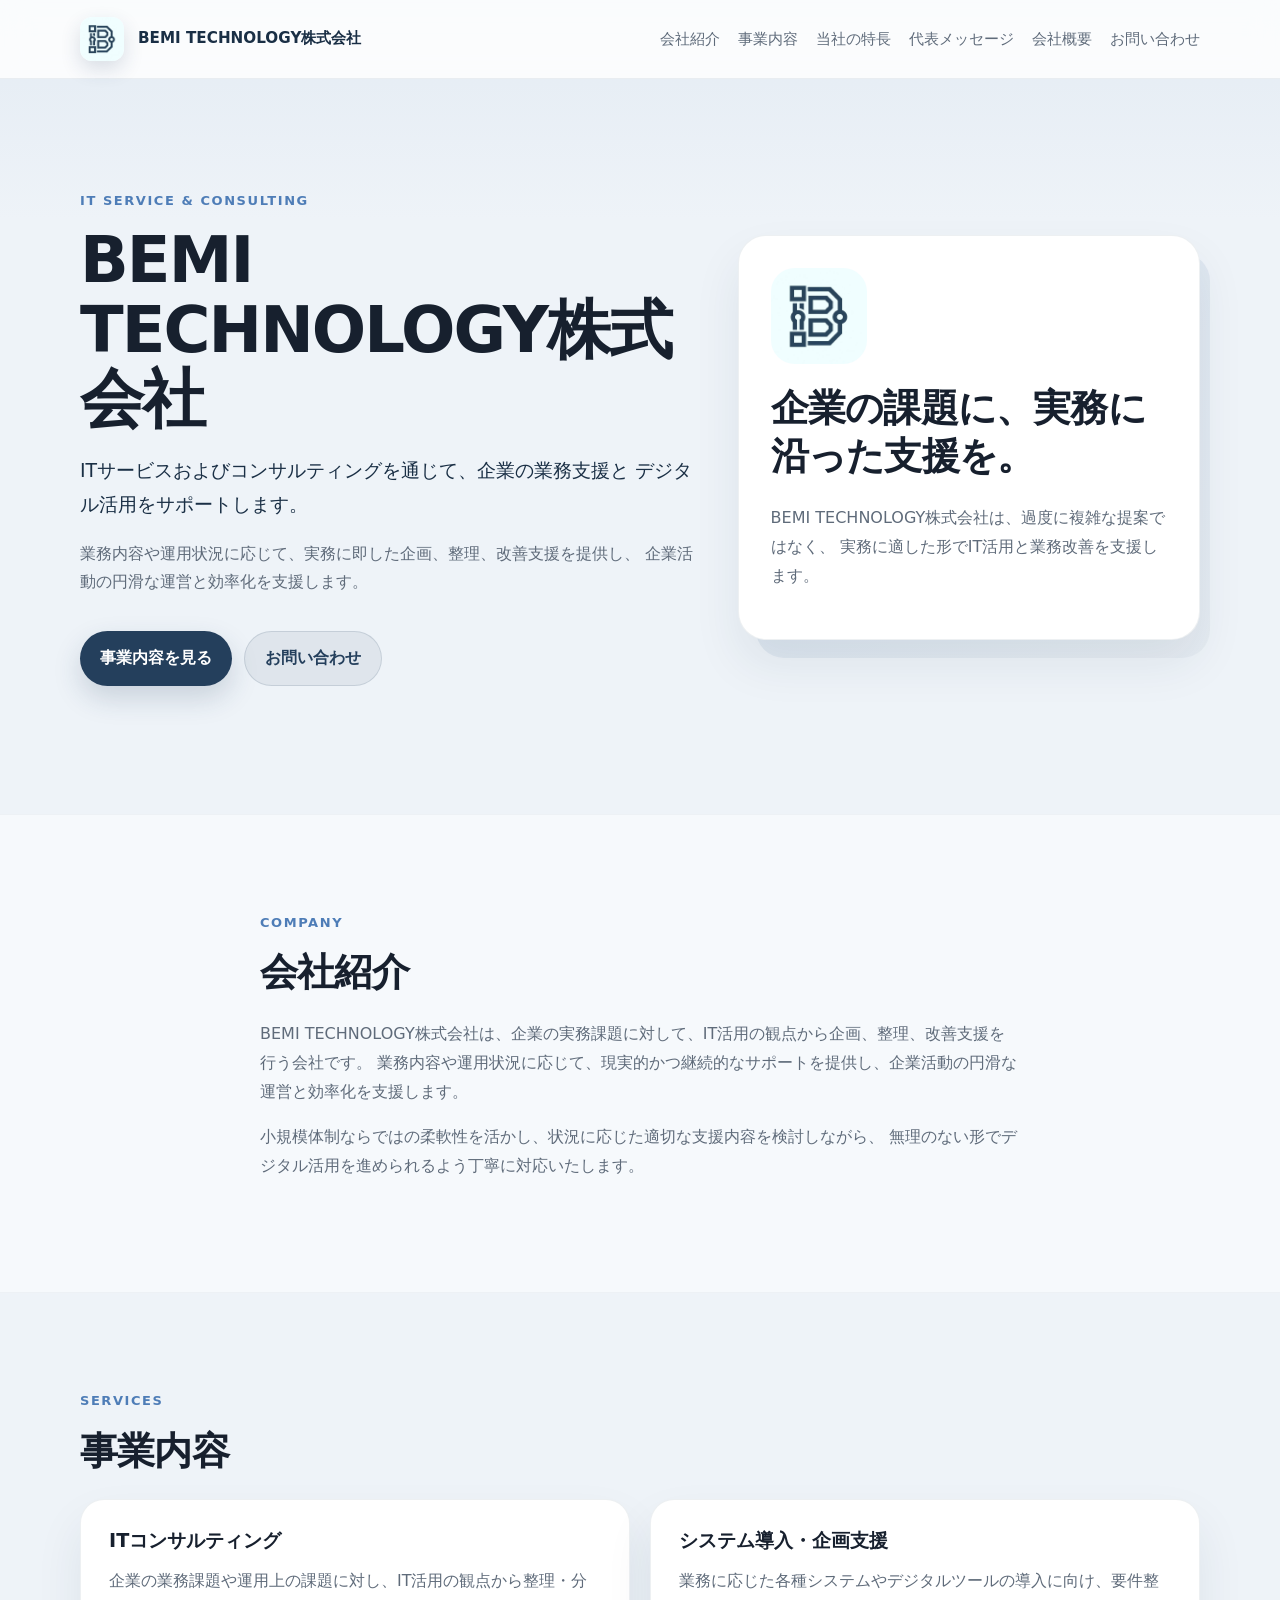
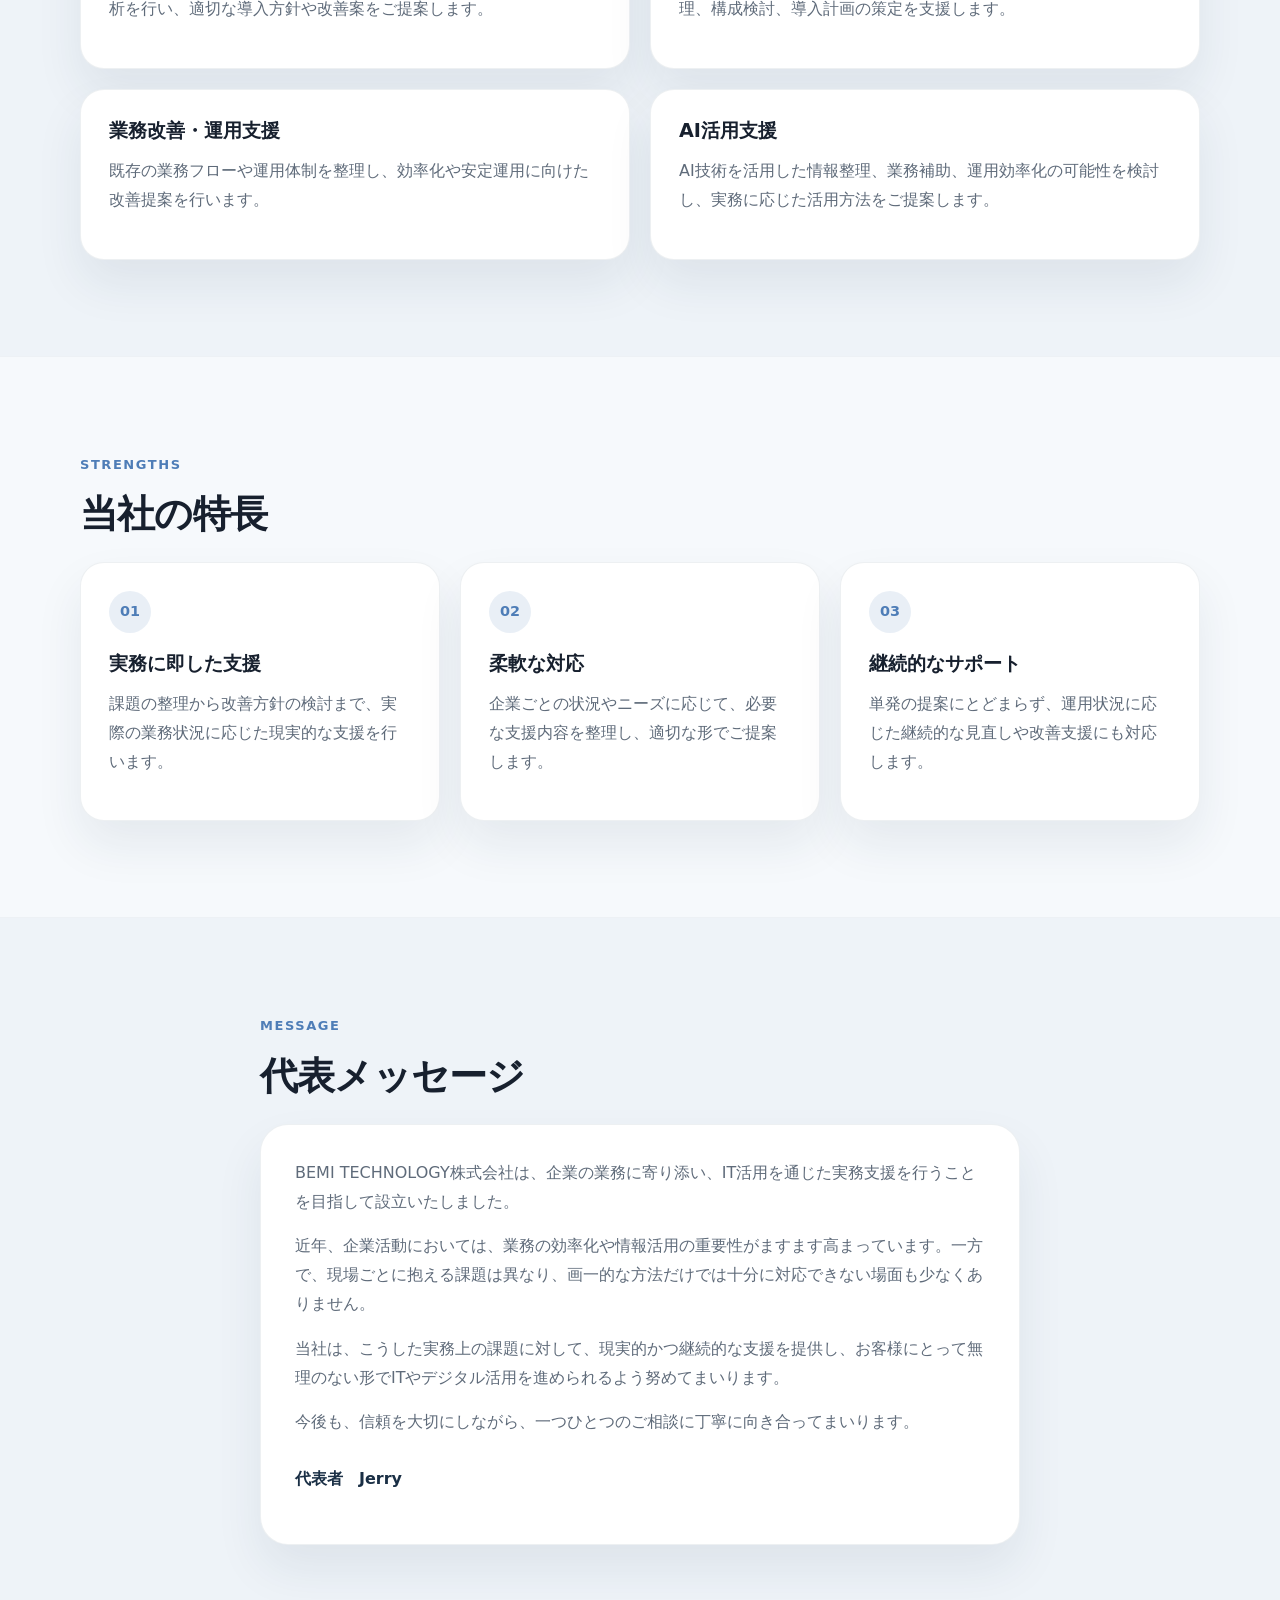
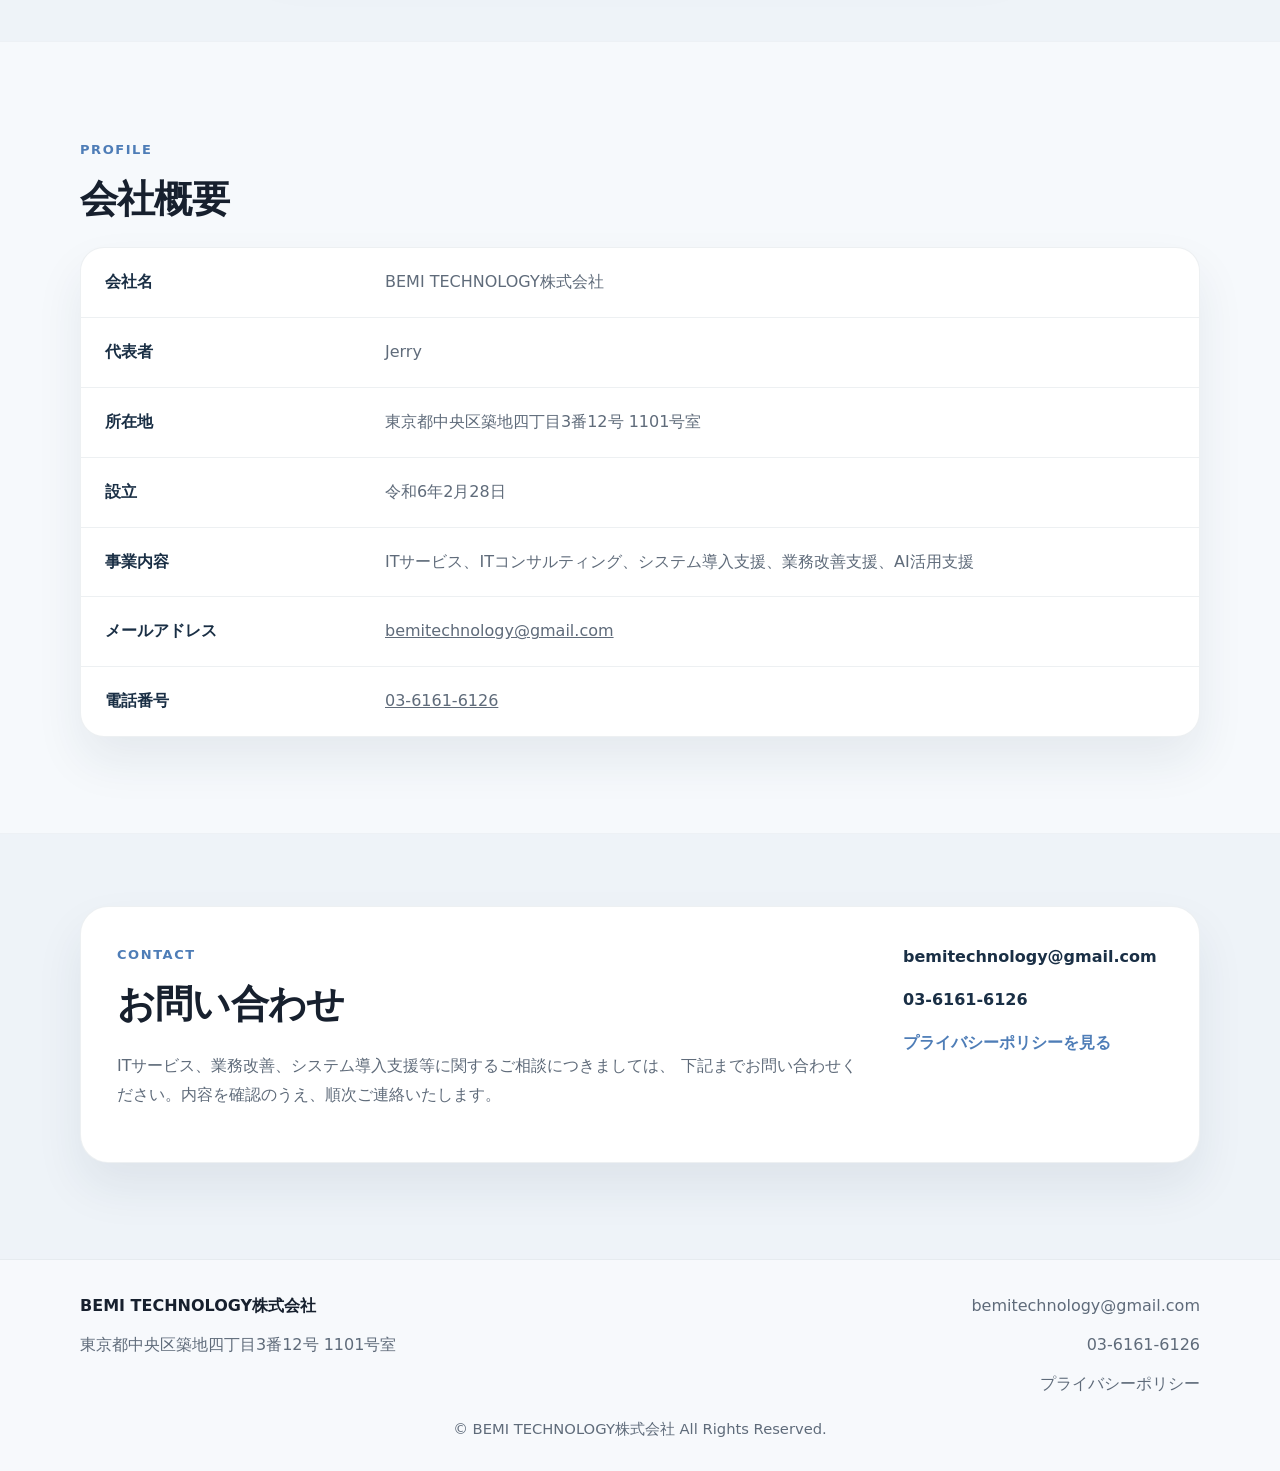
<file: index.html>
<!doctype html>
<html lang="ja">
  <head>
    <meta charset="UTF-8" />
    <meta name="viewport" content="width=device-width, initial-scale=1.0" />
    <title>BEMI TECHNOLOGY株式会社</title>
    <meta
      name="description"
      content="BEMI TECHNOLOGY株式会社は、ITサービスおよびコンサルティングを通じて、企業の業務支援とデジタル活用をサポートします。"
    />
    <link rel="stylesheet" href="style.css" />
  </head>
  <body>
    <header class="site-header">
      <div class="container header-inner">
        <a href="#top" class="brand" aria-label="BEMI TECHNOLOGY株式会社 ホーム">
          <img src="assets/logo.jpg" alt="BEMI TECHNOLOGY株式会社 ロゴ" class="brand-logo" />
          <span class="brand-text">BEMI TECHNOLOGY株式会社</span>
        </a>
        <nav class="nav">
          <a href="#about">会社紹介</a>
          <a href="#services">事業内容</a>
          <a href="#strengths">当社の特長</a>
          <a href="#message">代表メッセージ</a>
          <a href="#company">会社概要</a>
          <a href="#contact">お問い合わせ</a>
        </nav>
      </div>
    </header>

    <main id="top">
      <section class="hero section">
        <div class="container hero-grid">
          <div class="hero-copy">
            <p class="eyebrow">IT Service &amp; Consulting</p>
            <h1>BEMI TECHNOLOGY株式会社</h1>
            <p class="hero-lead">
              ITサービスおよびコンサルティングを通じて、企業の業務支援と
              デジタル活用をサポートします。
            </p>
            <p class="hero-text">
              業務内容や運用状況に応じて、実務に即した企画、整理、改善支援を提供し、
              企業活動の円滑な運営と効率化を支援します。
            </p>
            <div class="actions">
              <a href="#services" class="button primary">事業内容を見る</a>
              <a href="#contact" class="button secondary">お問い合わせ</a>
            </div>
          </div>
          <div class="hero-card">
            <div class="hero-card-inner">
              <img src="assets/logo.jpg" alt="BEMI logo" class="hero-logo" />
              <h2>企業の課題に、実務に沿った支援を。</h2>
              <p>
                BEMI TECHNOLOGY株式会社は、過度に複雑な提案ではなく、
                実務に適した形でIT活用と業務改善を支援します。
              </p>
            </div>
          </div>
        </div>
      </section>

      <section id="about" class="section section-light">
        <div class="container narrow">
          <p class="section-label">Company</p>
          <h2>会社紹介</h2>
          <p>
            BEMI TECHNOLOGY株式会社は、企業の実務課題に対して、IT活用の観点から企画、整理、改善支援を行う会社です。
            業務内容や運用状況に応じて、現実的かつ継続的なサポートを提供し、企業活動の円滑な運営と効率化を支援します。
          </p>
          <p>
            小規模体制ならではの柔軟性を活かし、状況に応じた適切な支援内容を検討しながら、
            無理のない形でデジタル活用を進められるよう丁寧に対応いたします。
          </p>
        </div>
      </section>

      <section id="services" class="section">
        <div class="container">
          <p class="section-label">Services</p>
          <h2>事業内容</h2>
          <div class="cards-grid">
            <article class="card">
              <h3>ITコンサルティング</h3>
              <p>
                企業の業務課題や運用上の課題に対し、IT活用の観点から整理・分析を行い、適切な導入方針や改善案をご提案します。
              </p>
            </article>
            <article class="card">
              <h3>システム導入・企画支援</h3>
              <p>
                業務に応じた各種システムやデジタルツールの導入に向け、要件整理、構成検討、導入計画の策定を支援します。
              </p>
            </article>
            <article class="card">
              <h3>業務改善・運用支援</h3>
              <p>
                既存の業務フローや運用体制を整理し、効率化や安定運用に向けた改善提案を行います。
              </p>
            </article>
            <article class="card">
              <h3>AI活用支援</h3>
              <p>
                AI技術を活用した情報整理、業務補助、運用効率化の可能性を検討し、実務に応じた活用方法をご提案します。
              </p>
            </article>
          </div>
        </div>
      </section>

      <section id="strengths" class="section section-light">
        <div class="container">
          <p class="section-label">Strengths</p>
          <h2>当社の特長</h2>
          <div class="feature-grid">
            <article class="feature-item">
              <span class="feature-number">01</span>
              <h3>実務に即した支援</h3>
              <p>
                課題の整理から改善方針の検討まで、実際の業務状況に応じた現実的な支援を行います。
              </p>
            </article>
            <article class="feature-item">
              <span class="feature-number">02</span>
              <h3>柔軟な対応</h3>
              <p>
                企業ごとの状況やニーズに応じて、必要な支援内容を整理し、適切な形でご提案します。
              </p>
            </article>
            <article class="feature-item">
              <span class="feature-number">03</span>
              <h3>継続的なサポート</h3>
              <p>
                単発の提案にとどまらず、運用状況に応じた継続的な見直しや改善支援にも対応します。
              </p>
            </article>
          </div>
        </div>
      </section>

      <section id="message" class="section">
        <div class="container narrow">
          <p class="section-label">Message</p>
          <h2>代表メッセージ</h2>
          <div class="message-box">
            <p>
              BEMI TECHNOLOGY株式会社は、企業の業務に寄り添い、IT活用を通じた実務支援を行うことを目指して設立いたしました。
            </p>
            <p>
              近年、企業活動においては、業務の効率化や情報活用の重要性がますます高まっています。一方で、現場ごとに抱える課題は異なり、画一的な方法だけでは十分に対応できない場面も少なくありません。
            </p>
            <p>
              当社は、こうした実務上の課題に対して、現実的かつ継続的な支援を提供し、お客様にとって無理のない形でITやデジタル活用を進められるよう努めてまいります。
            </p>
            <p>
              今後も、信頼を大切にしながら、一つひとつのご相談に丁寧に向き合ってまいります。
            </p>
            <p class="signature">代表者　Jerry</p>
          </div>
        </div>
      </section>

      <section id="company" class="section section-light">
        <div class="container">
          <p class="section-label">Profile</p>
          <h2>会社概要</h2>
          <div class="company-table">
            <div class="row"><dt>会社名</dt><dd>BEMI TECHNOLOGY株式会社</dd></div>
            <div class="row"><dt>代表者</dt><dd>Jerry</dd></div>
            <div class="row"><dt>所在地</dt><dd>東京都中央区築地四丁目3番12号 1101号室</dd></div>
            <div class="row"><dt>設立</dt><dd>令和6年2月28日</dd></div>
            <div class="row"><dt>事業内容</dt><dd>ITサービス、ITコンサルティング、システム導入支援、業務改善支援、AI活用支援</dd></div>
            <div class="row"><dt>メールアドレス</dt><dd><a href="mailto:bemitechnology@gmail.com">bemitechnology@gmail.com</a></dd></div>
            <div class="row"><dt>電話番号</dt><dd><a href="tel:0361616126">03-6161-6126</a></dd></div>
          </div>
        </div>
      </section>

      <section id="contact" class="section contact-section">
        <div class="container contact-card">
          <div>
            <p class="section-label">Contact</p>
            <h2>お問い合わせ</h2>
            <p>
              ITサービス、業務改善、システム導入支援等に関するご相談につきましては、
              下記までお問い合わせください。内容を確認のうえ、順次ご連絡いたします。
            </p>
          </div>
          <div class="contact-list">
            <a href="mailto:bemitechnology@gmail.com">bemitechnology@gmail.com</a>
            <a href="tel:0361616126">03-6161-6126</a>
            <a href="privacy.html" class="text-link">プライバシーポリシーを見る</a>
          </div>
        </div>
      </section>
    </main>

    <footer class="site-footer">
      <div class="container footer-inner">
        <div>
          <strong>BEMI TECHNOLOGY株式会社</strong>
          <p>東京都中央区築地四丁目3番12号 1101号室</p>
        </div>
        <div class="footer-links">
          <a href="mailto:bemitechnology@gmail.com">bemitechnology@gmail.com</a>
          <a href="tel:0361616126">03-6161-6126</a>
          <a href="privacy.html">プライバシーポリシー</a>
        </div>
      </div>
      <p class="copyright">© BEMI TECHNOLOGY株式会社 All Rights Reserved.</p>
    </footer>
  </body>
</html>
</file>
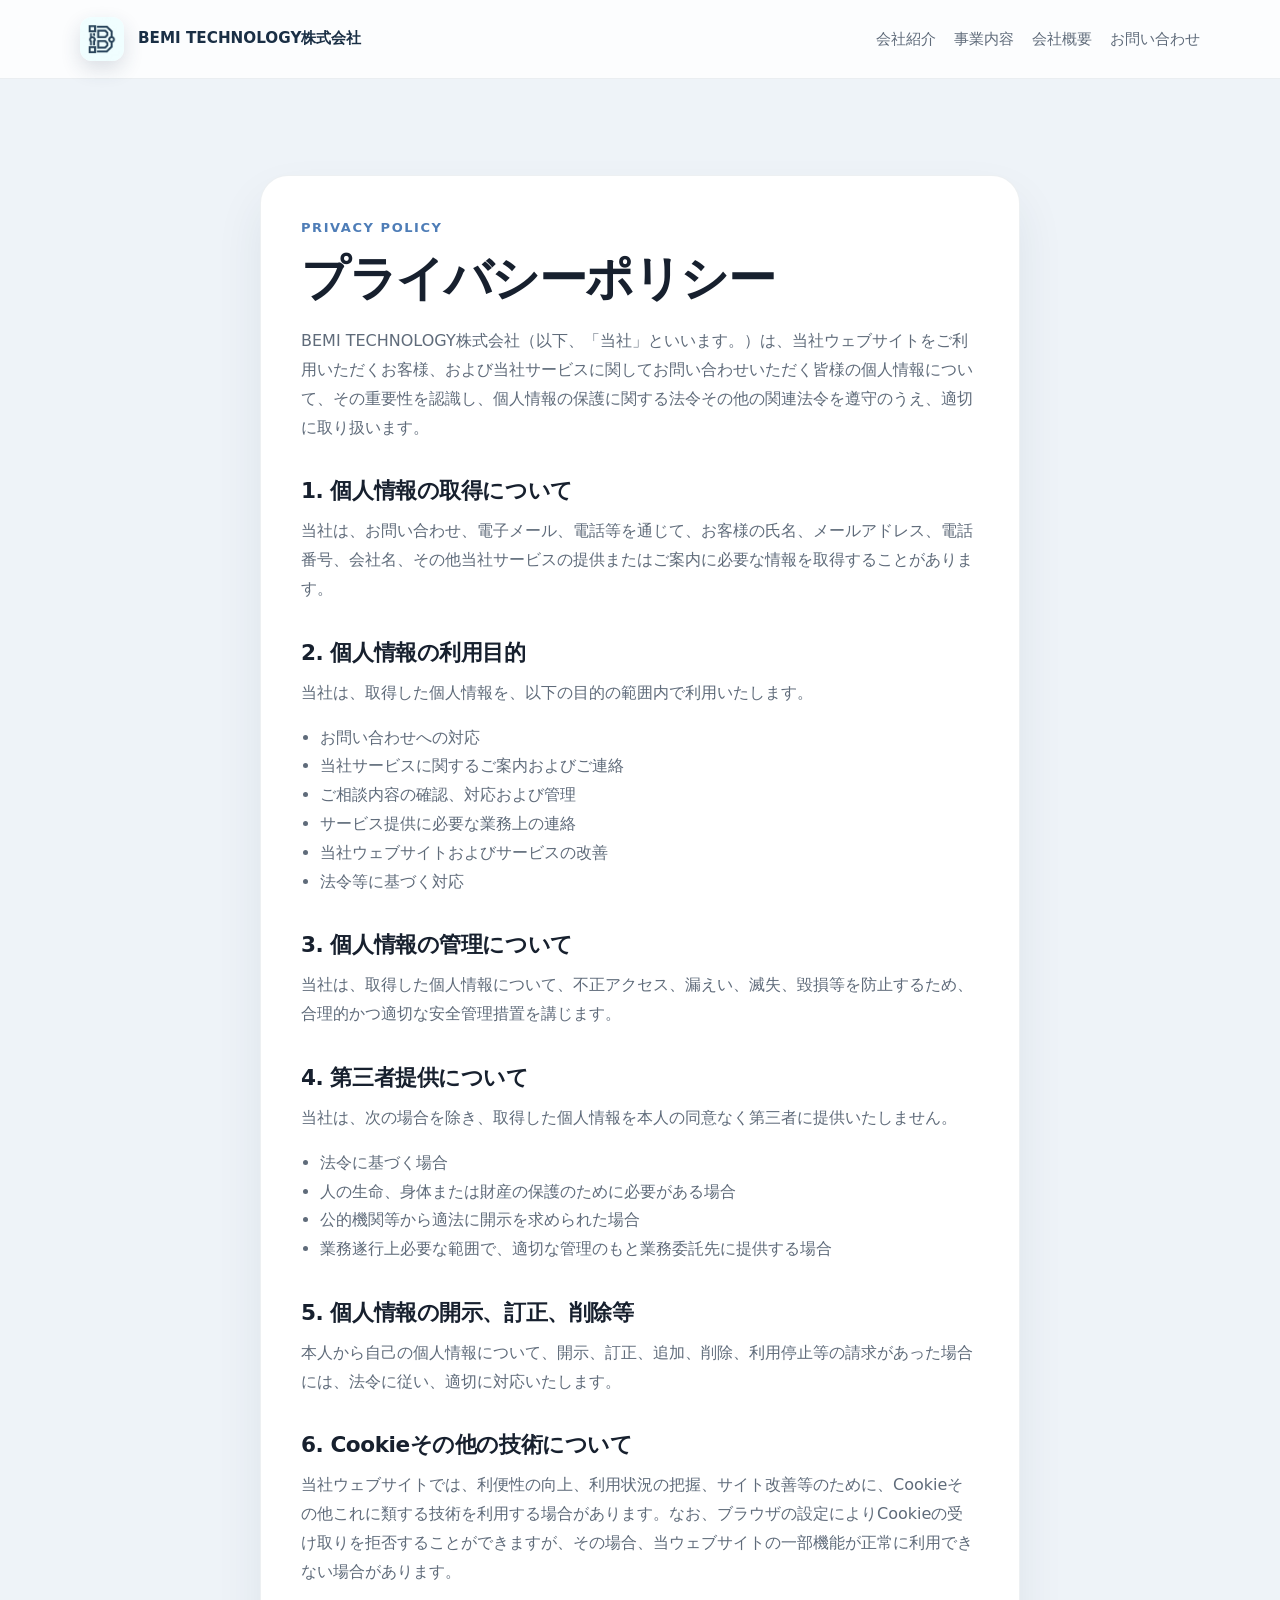
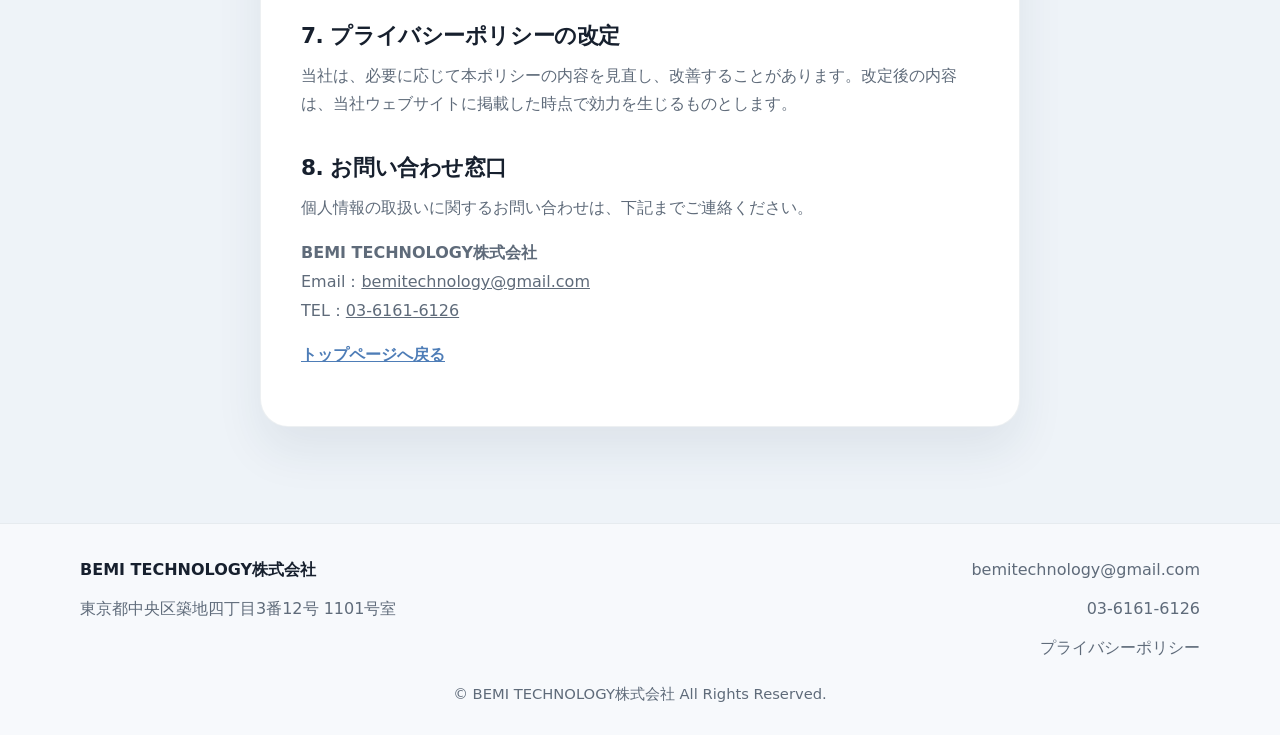
<file: privacy.html>
<!doctype html>
<html lang="ja">
  <head>
    <meta charset="UTF-8" />
    <meta name="viewport" content="width=device-width, initial-scale=1.0" />
    <title>プライバシーポリシー | BEMI TECHNOLOGY株式会社</title>
    <meta
      name="description"
      content="BEMI TECHNOLOGY株式会社のプライバシーポリシー。個人情報の取得、利用、管理等についてご案内します。"
    />
    <link rel="stylesheet" href="style.css" />
  </head>
  <body class="subpage-body">
    <header class="site-header">
      <div class="container header-inner">
        <a href="index.html" class="brand" aria-label="BEMI TECHNOLOGY株式会社 ホーム">
          <img src="assets/logo.jpg" alt="BEMI TECHNOLOGY株式会社 ロゴ" class="brand-logo" />
          <span class="brand-text">BEMI TECHNOLOGY株式会社</span>
        </a>
        <nav class="nav">
          <a href="index.html#about">会社紹介</a>
          <a href="index.html#services">事業内容</a>
          <a href="index.html#company">会社概要</a>
          <a href="index.html#contact">お問い合わせ</a>
        </nav>
      </div>
    </header>

    <main class="section subpage-main">
      <div class="container narrow prose">
        <p class="section-label">Privacy Policy</p>
        <h1>プライバシーポリシー</h1>
        <p>
          BEMI TECHNOLOGY株式会社（以下、「当社」といいます。）は、当社ウェブサイトをご利用いただくお客様、および当社サービスに関してお問い合わせいただく皆様の個人情報について、その重要性を認識し、個人情報の保護に関する法令その他の関連法令を遵守のうえ、適切に取り扱います。
        </p>

        <h2>1. 個人情報の取得について</h2>
        <p>
          当社は、お問い合わせ、電子メール、電話等を通じて、お客様の氏名、メールアドレス、電話番号、会社名、その他当社サービスの提供またはご案内に必要な情報を取得することがあります。
        </p>

        <h2>2. 個人情報の利用目的</h2>
        <p>当社は、取得した個人情報を、以下の目的の範囲内で利用いたします。</p>
        <ul>
          <li>お問い合わせへの対応</li>
          <li>当社サービスに関するご案内およびご連絡</li>
          <li>ご相談内容の確認、対応および管理</li>
          <li>サービス提供に必要な業務上の連絡</li>
          <li>当社ウェブサイトおよびサービスの改善</li>
          <li>法令等に基づく対応</li>
        </ul>

        <h2>3. 個人情報の管理について</h2>
        <p>
          当社は、取得した個人情報について、不正アクセス、漏えい、滅失、毀損等を防止するため、合理的かつ適切な安全管理措置を講じます。
        </p>

        <h2>4. 第三者提供について</h2>
        <p>当社は、次の場合を除き、取得した個人情報を本人の同意なく第三者に提供いたしません。</p>
        <ul>
          <li>法令に基づく場合</li>
          <li>人の生命、身体または財産の保護のために必要がある場合</li>
          <li>公的機関等から適法に開示を求められた場合</li>
          <li>業務遂行上必要な範囲で、適切な管理のもと業務委託先に提供する場合</li>
        </ul>

        <h2>5. 個人情報の開示、訂正、削除等</h2>
        <p>
          本人から自己の個人情報について、開示、訂正、追加、削除、利用停止等の請求があった場合には、法令に従い、適切に対応いたします。
        </p>

        <h2>6. Cookieその他の技術について</h2>
        <p>
          当社ウェブサイトでは、利便性の向上、利用状況の把握、サイト改善等のために、Cookieその他これに類する技術を利用する場合があります。なお、ブラウザの設定によりCookieの受け取りを拒否することができますが、その場合、当ウェブサイトの一部機能が正常に利用できない場合があります。
        </p>

        <h2>7. プライバシーポリシーの改定</h2>
        <p>
          当社は、必要に応じて本ポリシーの内容を見直し、改善することがあります。改定後の内容は、当社ウェブサイトに掲載した時点で効力を生じるものとします。
        </p>

        <h2>8. お問い合わせ窓口</h2>
        <p>個人情報の取扱いに関するお問い合わせは、下記までご連絡ください。</p>
        <p>
          <strong>BEMI TECHNOLOGY株式会社</strong><br />
          Email：<a href="mailto:bemitechnology@gmail.com">bemitechnology@gmail.com</a><br />
          TEL：<a href="tel:0361616126">03-6161-6126</a>
        </p>

        <p><a href="index.html" class="text-link">トップページへ戻る</a></p>
      </div>
    </main>

    <footer class="site-footer">
      <div class="container footer-inner">
        <div>
          <strong>BEMI TECHNOLOGY株式会社</strong>
          <p>東京都中央区築地四丁目3番12号 1101号室</p>
        </div>
        <div class="footer-links">
          <a href="mailto:bemitechnology@gmail.com">bemitechnology@gmail.com</a>
          <a href="tel:0361616126">03-6161-6126</a>
          <a href="privacy.html">プライバシーポリシー</a>
        </div>
      </div>
      <p class="copyright">© BEMI TECHNOLOGY株式会社 All Rights Reserved.</p>
    </footer>
  </body>
</html>
</file>
<file: style.css>
:root {
  --bg: #eef3f8;
  --surface: #ffffff;
  --surface-alt: #f6f9fc;
  --line: #d8e1ec;
  --text: #17202e;
  --muted: #5f6b7a;
  --primary: #243f5c;
  --primary-deep: #1a2f45;
  --accent: #4e7db7;
  --shadow: 0 24px 48px rgba(25, 48, 76, 0.08);
}

* {
  box-sizing: border-box;
}

html {
  scroll-behavior: smooth;
}

body {
  margin: 0;
  font-family: "Noto Sans JP", "Hiragino Sans", "Yu Gothic", system-ui, -apple-system, sans-serif;
  color: var(--text);
  background:
    linear-gradient(180deg, rgba(219, 229, 240, 0.58), rgba(238, 243, 248, 0) 220px),
    var(--bg);
  line-height: 1.8;
}

img {
  max-width: 100%;
  display: block;
}

a {
  color: inherit;
}

.container {
  width: min(1120px, calc(100% - 40px));
  margin: 0 auto;
}

.narrow {
  width: min(760px, 100%);
}

.section {
  padding: 96px 0;
}

.section-light {
  background: var(--surface-alt);
  border-top: 1px solid rgba(36, 63, 92, 0.04);
  border-bottom: 1px solid rgba(36, 63, 92, 0.04);
}

.section-label,
.eyebrow {
  margin: 0 0 14px;
  color: var(--accent);
  font-size: 13px;
  font-weight: 700;
  letter-spacing: 0.12em;
  text-transform: uppercase;
}

h1,
h2,
h3,
p,
ul,
dl {
  margin-top: 0;
}

h1 {
  font-size: clamp(2.5rem, 5vw, 4.6rem);
  line-height: 1.08;
  letter-spacing: -0.03em;
  margin-bottom: 20px;
}

h2 {
  font-size: clamp(1.85rem, 3vw, 2.5rem);
  line-height: 1.25;
  letter-spacing: -0.02em;
  margin-bottom: 24px;
}

h3 {
  font-size: 1.2rem;
  line-height: 1.4;
  margin-bottom: 12px;
}

p,
li,
dd {
  color: var(--muted);
  font-size: 1rem;
}

.site-header {
  position: sticky;
  top: 0;
  z-index: 20;
  backdrop-filter: blur(14px);
  background: rgba(255, 255, 255, 0.82);
  border-bottom: 1px solid rgba(36, 63, 92, 0.08);
}

.header-inner {
  min-height: 78px;
  display: flex;
  align-items: center;
  justify-content: space-between;
  gap: 24px;
}

.brand {
  display: inline-flex;
  align-items: center;
  gap: 14px;
  text-decoration: none;
  min-width: 0;
}

.brand-logo {
  width: 44px;
  height: 44px;
  border-radius: 12px;
  object-fit: cover;
  box-shadow: 0 8px 20px rgba(36, 63, 92, 0.16);
}

.brand-text {
  font-size: 0.95rem;
  font-weight: 700;
  color: var(--primary-deep);
}

.nav {
  display: flex;
  flex-wrap: wrap;
  gap: 18px;
  justify-content: flex-end;
}

.nav a {
  text-decoration: none;
  color: var(--muted);
  font-size: 0.93rem;
}

.nav a:hover,
.nav a:focus-visible,
.text-link:hover,
.text-link:focus-visible {
  color: var(--primary);
}

.hero {
  padding-top: 78px;
}

.hero-grid {
  display: grid;
  grid-template-columns: minmax(0, 1.15fr) minmax(280px, 0.85fr);
  gap: 32px;
  align-items: center;
}

.hero-copy {
  padding: 32px 0;
}

.hero-lead {
  max-width: 720px;
  font-size: 1.18rem;
  color: var(--primary-deep);
  margin-bottom: 18px;
}

.hero-text {
  max-width: 680px;
}

.actions {
  display: flex;
  gap: 12px;
  flex-wrap: wrap;
  margin-top: 34px;
}

.button {
  display: inline-flex;
  align-items: center;
  justify-content: center;
  min-height: 48px;
  padding: 12px 20px;
  border-radius: 999px;
  text-decoration: none;
  font-weight: 700;
  transition: transform 0.18s ease, box-shadow 0.18s ease, background 0.18s ease;
}

.button:hover,
.button:focus-visible {
  transform: translateY(-1px);
}

.primary {
  background: var(--primary);
  color: #fff;
  box-shadow: 0 12px 28px rgba(36, 63, 92, 0.18);
}

.secondary {
  background: rgba(36, 63, 92, 0.07);
  color: var(--primary);
  border: 1px solid rgba(36, 63, 92, 0.14);
}

.hero-card {
  position: relative;
}

.hero-card::before {
  content: "";
  position: absolute;
  inset: 18px -10px -18px 18px;
  border-radius: 28px;
  background: linear-gradient(135deg, rgba(78, 125, 183, 0.15), rgba(36, 63, 92, 0.04));
  z-index: 0;
}

.hero-card-inner,
.card,
.feature-item,
.message-box,
.contact-card,
.company-table {
  position: relative;
  z-index: 1;
  background: var(--surface);
  border: 1px solid rgba(36, 63, 92, 0.08);
  box-shadow: var(--shadow);
}

.hero-card-inner {
  border-radius: 28px;
  padding: 32px;
}

.hero-logo {
  width: 96px;
  height: 96px;
  border-radius: 24px;
  object-fit: cover;
  margin-bottom: 20px;
}

.cards-grid,
.feature-grid {
  display: grid;
  gap: 20px;
}

.cards-grid {
  grid-template-columns: repeat(2, minmax(0, 1fr));
}

.card {
  border-radius: 24px;
  padding: 28px;
}

.feature-grid {
  grid-template-columns: repeat(3, minmax(0, 1fr));
}

.feature-item {
  border-radius: 24px;
  padding: 28px;
}

.feature-number {
  display: inline-flex;
  align-items: center;
  justify-content: center;
  width: 42px;
  height: 42px;
  border-radius: 999px;
  margin-bottom: 18px;
  background: rgba(78, 125, 183, 0.12);
  color: var(--accent);
  font-weight: 700;
  font-size: 0.9rem;
}

.message-box {
  border-radius: 28px;
  padding: 34px;
}

.signature {
  color: var(--primary-deep);
  font-weight: 700;
  margin-top: 28px;
}

.company-table {
  border-radius: 24px;
  overflow: hidden;
}

.row {
  display: grid;
  grid-template-columns: 220px minmax(0, 1fr);
  gap: 20px;
  padding: 20px 24px;
  border-bottom: 1px solid rgba(36, 63, 92, 0.08);
}

.row:last-child {
  border-bottom: 0;
}

dt {
  color: var(--primary-deep);
  font-weight: 700;
}

.contact-section {
  padding-top: 72px;
}

.contact-card {
  border-radius: 28px;
  padding: 36px;
  display: grid;
  grid-template-columns: minmax(0, 1fr) auto;
  gap: 32px;
  align-items: start;
}

.contact-list {
  display: flex;
  flex-direction: column;
  gap: 14px;
  min-width: 260px;
}

.contact-list a {
  text-decoration: none;
  color: var(--primary-deep);
  font-weight: 700;
}

.text-link {
  color: var(--accent) !important;
  font-weight: 600 !important;
}

.site-footer {
  border-top: 1px solid rgba(36, 63, 92, 0.08);
  background: #f7f9fc;
  padding-top: 32px;
}

.footer-inner {
  display: flex;
  justify-content: space-between;
  gap: 24px;
}

.footer-inner p {
  margin: 10px 0 0;
}

.footer-links {
  display: flex;
  flex-direction: column;
  gap: 10px;
  align-items: flex-end;
}

.footer-links a {
  text-decoration: none;
  color: var(--muted);
}

.copyright {
  margin: 0;
  padding: 18px 20px 28px;
  text-align: center;
  font-size: 0.92rem;
}

.subpage-body {
  background: var(--bg);
}

.subpage-main {
  min-height: calc(100vh - 180px);
}

.prose {
  background: var(--surface);
  border: 1px solid rgba(36, 63, 92, 0.08);
  border-radius: 28px;
  box-shadow: var(--shadow);
  padding: 40px;
}

.prose h1 {
  font-size: clamp(2rem, 4vw, 3rem);
  margin-bottom: 22px;
}

.prose h2 {
  margin-top: 36px;
  margin-bottom: 12px;
  font-size: 1.35rem;
}

.prose ul {
  padding-left: 1.2rem;
  color: var(--muted);
}

@media (max-width: 920px) {
  .header-inner,
  .footer-inner,
  .contact-card,
  .hero-grid,
  .feature-grid,
  .cards-grid {
    grid-template-columns: 1fr;
    display: grid;
  }

  .header-inner,
  .footer-inner {
    display: flex;
    flex-direction: column;
    align-items: flex-start;
  }

  .nav,
  .footer-links {
    justify-content: flex-start;
    align-items: flex-start;
  }

  .row {
    grid-template-columns: 1fr;
    gap: 8px;
  }

  .contact-list {
    min-width: 0;
  }
}

@media (max-width: 640px) {
  .section {
    padding: 72px 0;
  }

  .container {
    width: min(100% - 24px, 1120px);
  }

  .hero-card-inner,
  .card,
  .feature-item,
  .message-box,
  .contact-card,
  .prose {
    padding: 24px;
  }

  .brand-text {
    font-size: 0.88rem;
  }
}
</file>
